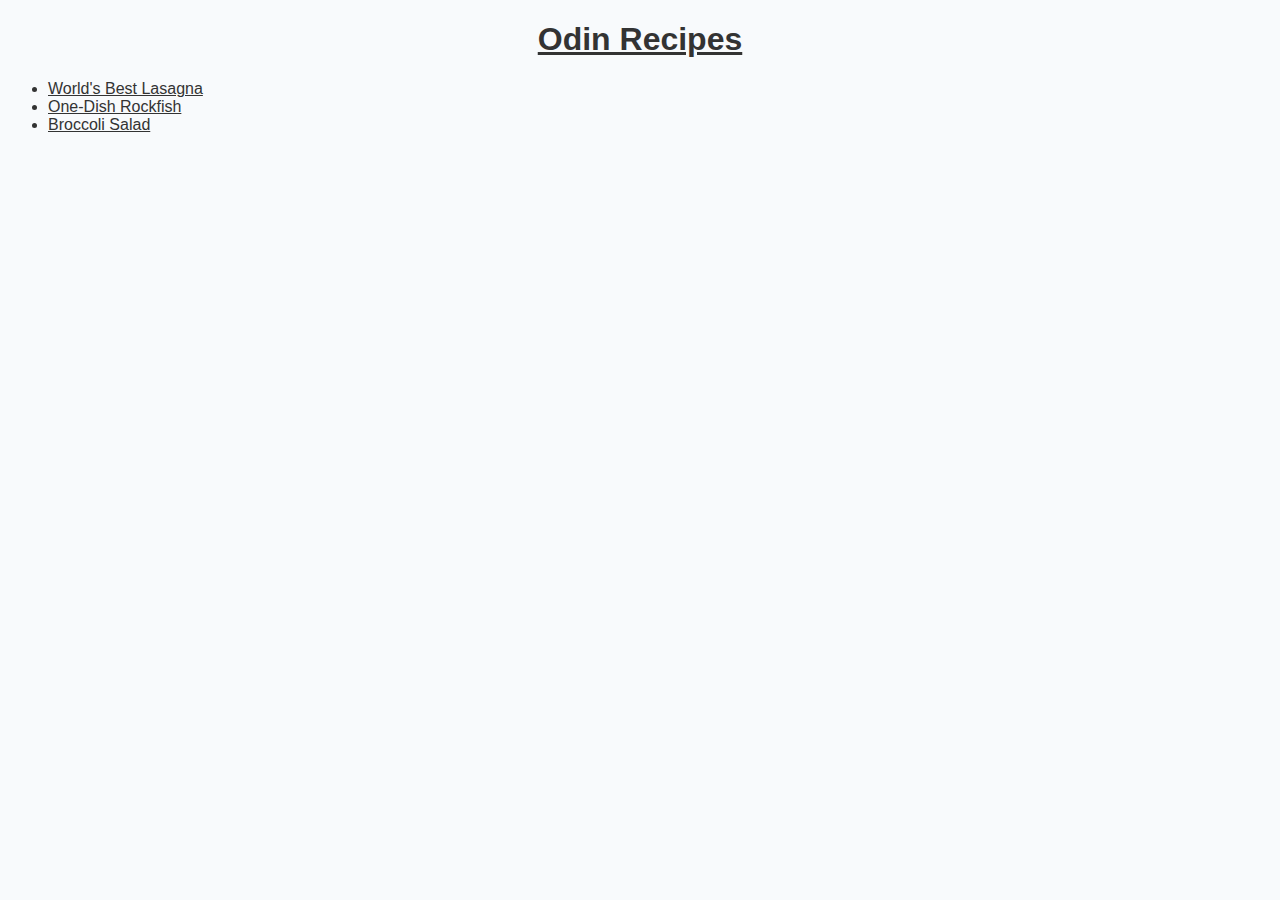
<file: index.html>
<!DOCTYPE html>
<html lang="en">
<head> 
    <link rel="stylesheet" href="styles.css" />
    <meta charset="UTF-8">
    <meta name="viewport" content="width=device-width, initial-scale=1.0">
    <title>Recipes</title>
</head>
<body>
    <h1>Odin Recipes</h1>
    <ul>
        <li>
            <a href="./recipes/lasagna.html" target="_blank" rel="noopener noreferrer">World's Best Lasagna</a>
        
        </li>
        <li>
            <a href="./recipes/rockfish.html" target="_blank" rel="noopener noreferrer">One-Dish Rockfish</a>
        </li>
        <li>
            <a href="./recipes/salad.html" target="_blank" rel="noopener noreferrer">Broccoli Salad</a>
        </li>
        </ul>
    </body>
</html>
</file>
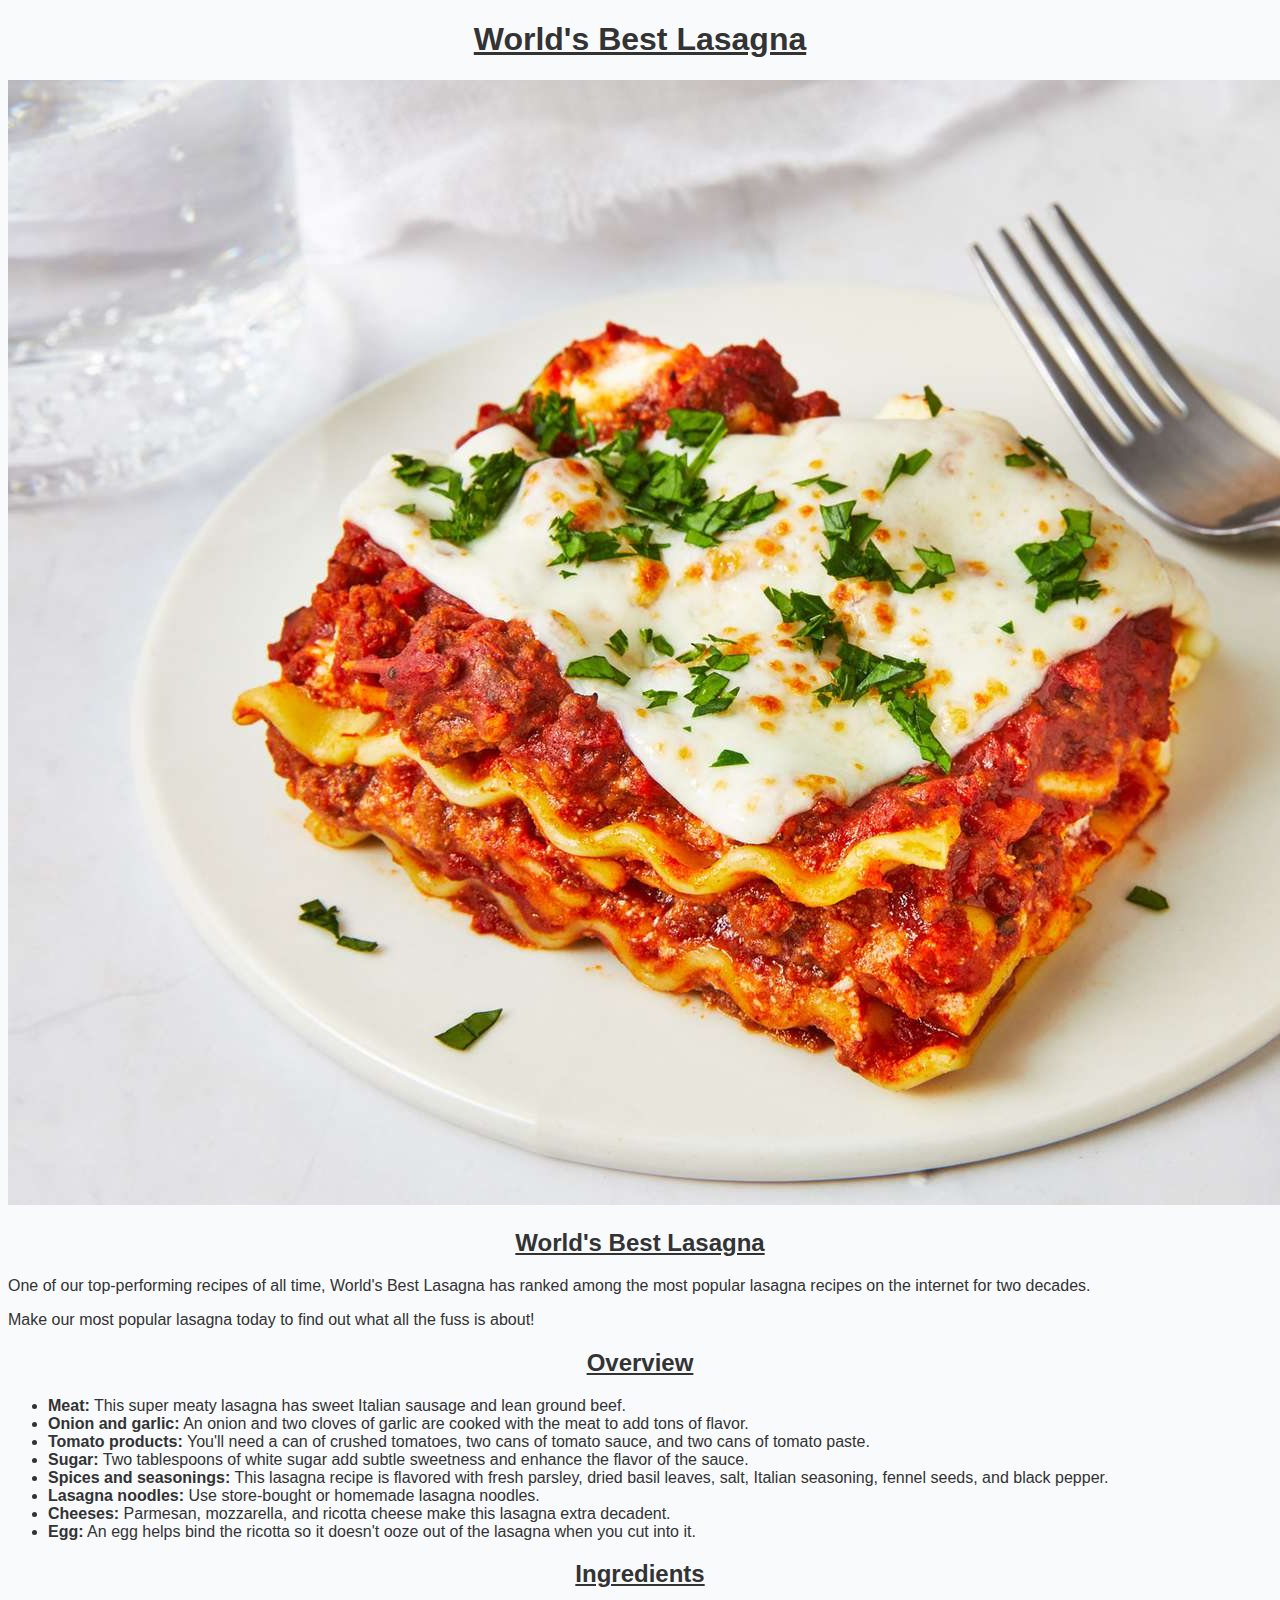
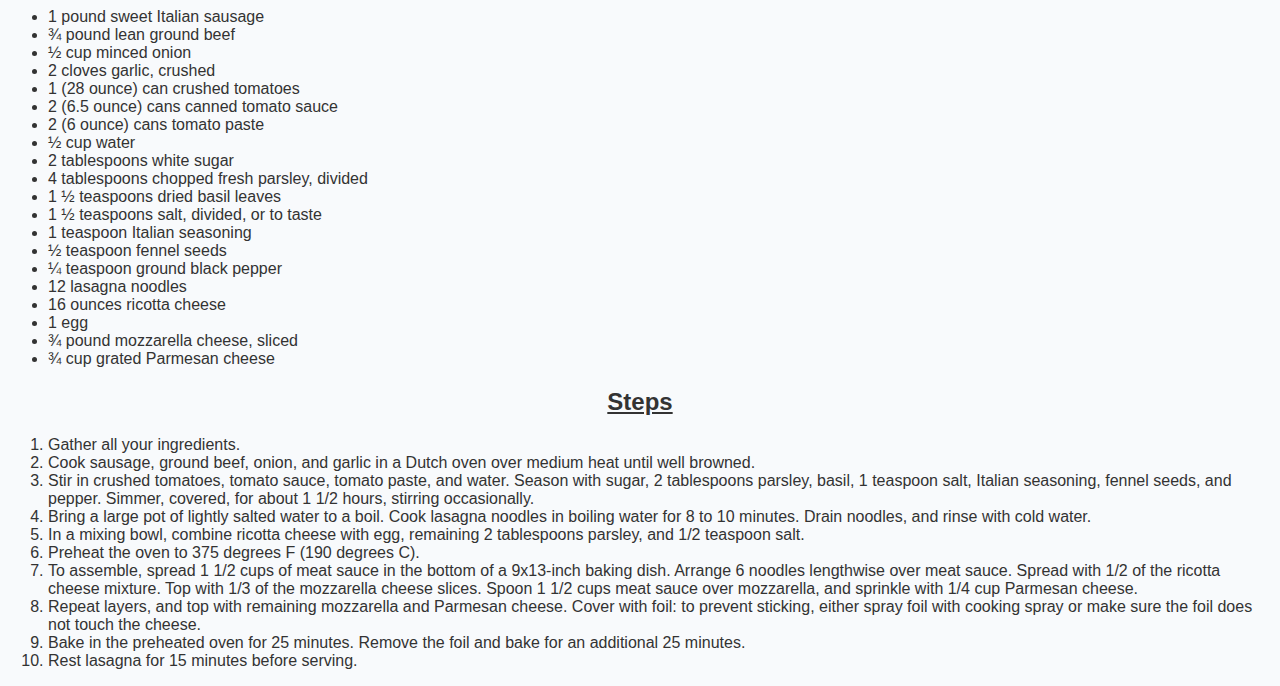
<file: recipes/lasagna.html>
<!DOCTYPE html>
<html lang="en">
<head>
    <link rel="stylesheet" href="../styles.css" />
    <meta charset="UTF-8">
    <meta name="viewport" content="width=device-width, initial-scale=1.0">
    <title>World's Best Lasagna</title>
</head>
<body>
    <h1>World's Best Lasagna</h1>
    <img src="../images/lasagna.jpg" alt="World's Best Lasagna">
    <h2>World's Best Lasagna</h2>
    <p>One of our top-performing recipes of all time, World's Best Lasagna has ranked among the most popular lasagna recipes on the internet for two decades.</p>
    <p>Make our most popular lasagna today to find out what all the fuss is about!</p>
    <h2>Overview</h2>
    <ul>
        <li><strong>Meat:</strong> This super meaty lasagna has sweet Italian sausage and lean ground beef.</li>
        <li><strong>Onion and garlic:</strong> An onion and two cloves of garlic are cooked with the meat to add tons of flavor.</li>
        <li><strong>Tomato products:</strong> You'll need a can of crushed tomatoes, two cans of tomato sauce, and two cans of tomato paste.</li>
        <li><strong>Sugar:</strong> Two tablespoons of white sugar add subtle sweetness and enhance the flavor of the sauce.</li>
        <li><strong>Spices and seasonings:</strong> This lasagna recipe is flavored with fresh parsley, dried basil leaves, salt, Italian seasoning, fennel seeds, and black pepper.</li>
        <li><strong>Lasagna noodles:</strong> Use store-bought or homemade lasagna noodles.</li>
        <li><strong>Cheeses:</strong> Parmesan, mozzarella, and ricotta cheese make this lasagna extra decadent.</li>
        <li><strong>Egg:</strong> An egg helps bind the ricotta so it doesn't ooze out of the lasagna when you cut into it.</li>
    </ul>
    <h2>Ingredients</h2>
    <ul>
        <li>1 pound sweet Italian sausage</li>
        <li>¾ pound lean ground beef</li>
        <li>½ cup minced onion</li>
        <li>2 cloves garlic, crushed</li>
        <li>1 (28 ounce) can crushed tomatoes</li>
        <li>2 (6.5 ounce) cans canned tomato sauce</li>
        <li>2 (6 ounce) cans tomato paste</li>
        <li>½ cup water</li>
        <li>2 tablespoons white sugar</li>
        <li>4 tablespoons chopped fresh parsley, divided</li>
        <li>1 ½ teaspoons dried basil leaves</li>
        <li>1 ½ teaspoons salt, divided, or to taste</li>
        <li>1 teaspoon Italian seasoning</li>
        <li>½ teaspoon fennel seeds</li>
        <li>¼ teaspoon ground black pepper</li>
        <li>12 lasagna noodles</li>
        <li>16 ounces ricotta cheese</li>
        <li>1 egg</li>
        <li>¾ pound mozzarella cheese, sliced</li>
        <li>¾ cup grated Parmesan cheese</li>
    </ul>
    <h2>Steps</h2>
    <ol>
        <li>Gather all your ingredients.</li>
        <li>Cook sausage, ground beef, onion, and garlic in a Dutch oven over medium heat until well browned.</li>
        <li>Stir in crushed tomatoes, tomato sauce, tomato paste, and water. Season with sugar, 2 tablespoons parsley, basil, 1 teaspoon salt, Italian seasoning, fennel seeds, and pepper. Simmer, covered, for about 1 1/2 hours, stirring occasionally.</li>
        <li>Bring a large pot of lightly salted water to a boil. Cook lasagna noodles in boiling water for 8 to 10 minutes. Drain noodles, and rinse with cold water.</li>
        <li>In a mixing bowl, combine ricotta cheese with egg, remaining 2 tablespoons parsley, and 1/2 teaspoon salt.</li>
        <li>Preheat the oven to 375 degrees F (190 degrees C).</li>
        <li>To assemble, spread 1 1/2 cups of meat sauce in the bottom of a 9x13-inch baking dish. Arrange 6 noodles lengthwise over meat sauce. Spread with 1/2 of the ricotta cheese mixture. Top with 1/3 of the mozzarella cheese slices. Spoon 1 1/2 cups meat sauce over mozzarella, and sprinkle with 1/4 cup Parmesan cheese.</li>
        <li>Repeat layers, and top with remaining mozzarella and Parmesan cheese. Cover with foil: to prevent sticking, either spray foil with cooking spray or make sure the foil does not touch the cheese.</li>
        <li>Bake in the preheated oven for 25 minutes. Remove the foil and bake for an additional 25 minutes.</li>
        <li>Rest lasagna for 15 minutes before serving.</li>
    </ol>
</body>
</html>
</file>
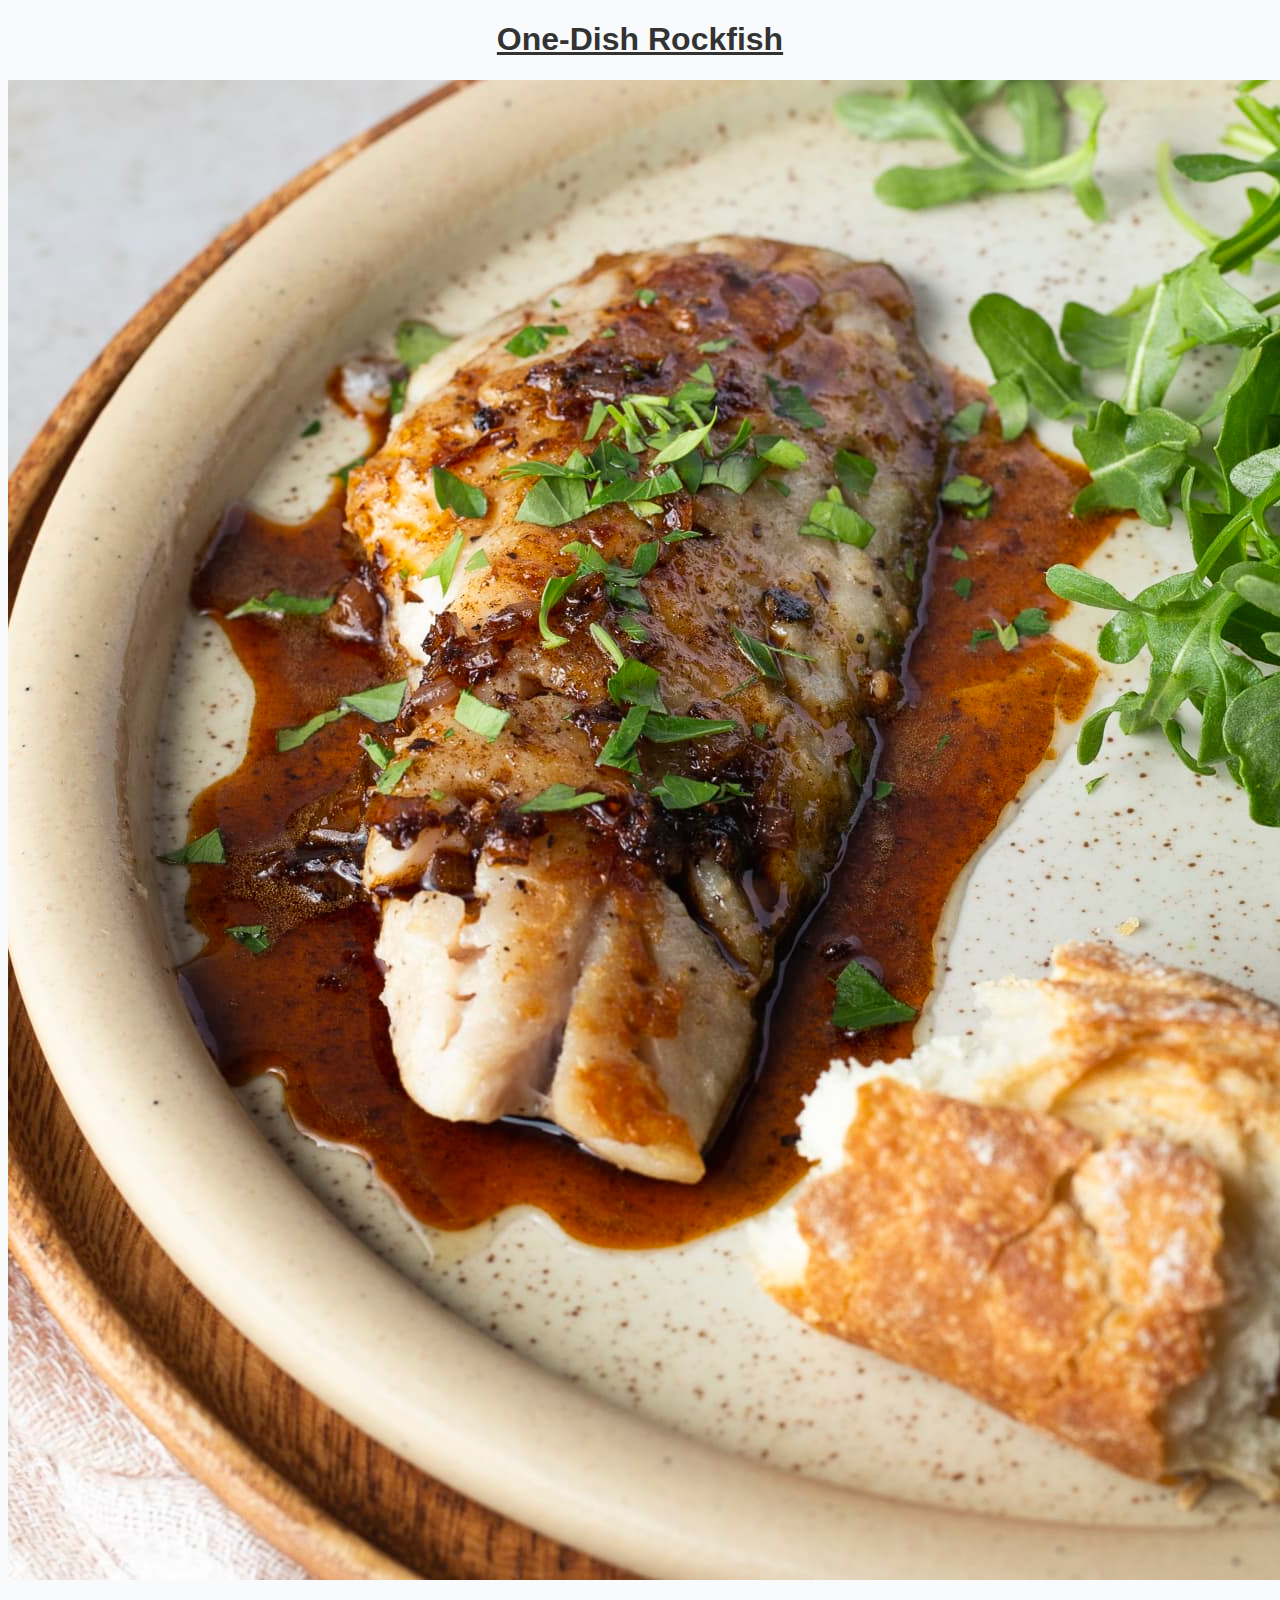
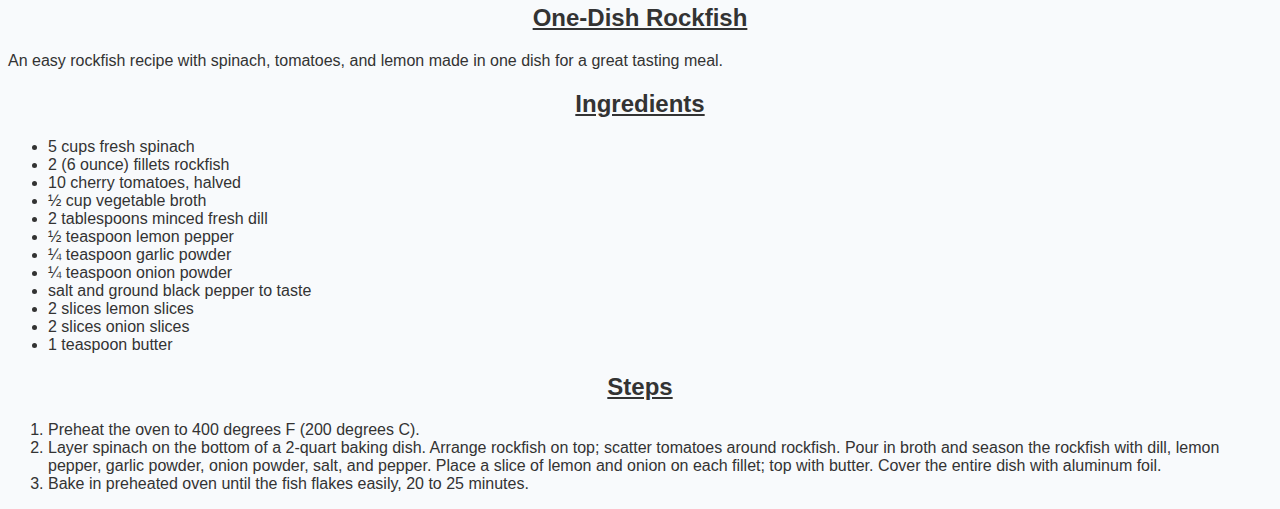
<file: recipes/rockfish.html>
<!DOCTYPE html>
<html lang="en">
<head>
    <link rel="stylesheet" href="../styles.css" />
    <meta charset="UTF-8">
    <meta name="viewport" content="width=device-width, initial-scale=1.0">
    <title>One-Dish Rockfish</title>
</head>
<body>
    <h1>One-Dish Rockfish</h1>
    <img src="../images/rockfish.jpeg" alt="One-Dish Rockfish">
    <h2>One-Dish Rockfish</h2>
    <p>An easy rockfish recipe with spinach, tomatoes, and lemon made in one dish for a great tasting meal.</p>
    <h2>Ingredients</h2>
    <ul>
        <li>5 cups fresh spinach</li>
        <li>2 (6 ounce) fillets rockfish</li>
        <li>10 cherry tomatoes, halved</li>
        <li>½ cup vegetable broth</li>
        <li>2 tablespoons minced fresh dill</li>
        <li>½ teaspoon lemon pepper</li>
        <li>¼ teaspoon garlic powder</li>
        <li>¼ teaspoon onion powder</li>
        <li>salt and ground black pepper to taste</li>
        <li>2 slices lemon slices</li>
        <li>2 slices onion slices</li>
        <li>1 teaspoon butter</li>
    </ul>
    <h2>Steps</h2>
    <ol>
        <li>Preheat the oven to 400 degrees F (200 degrees C).</li>
        <li>Layer spinach on the bottom of a 2-quart baking dish. Arrange rockfish on top; scatter tomatoes around rockfish. Pour in broth and season the rockfish with dill, lemon pepper, garlic powder, onion powder, salt, and pepper. Place a slice of lemon and onion on each fillet; top with butter. Cover the entire dish with aluminum foil.</li>
        <li>Bake in preheated oven until the fish flakes easily, 20 to 25 minutes.</li>
    </ol>
</body>
</html>
</file>
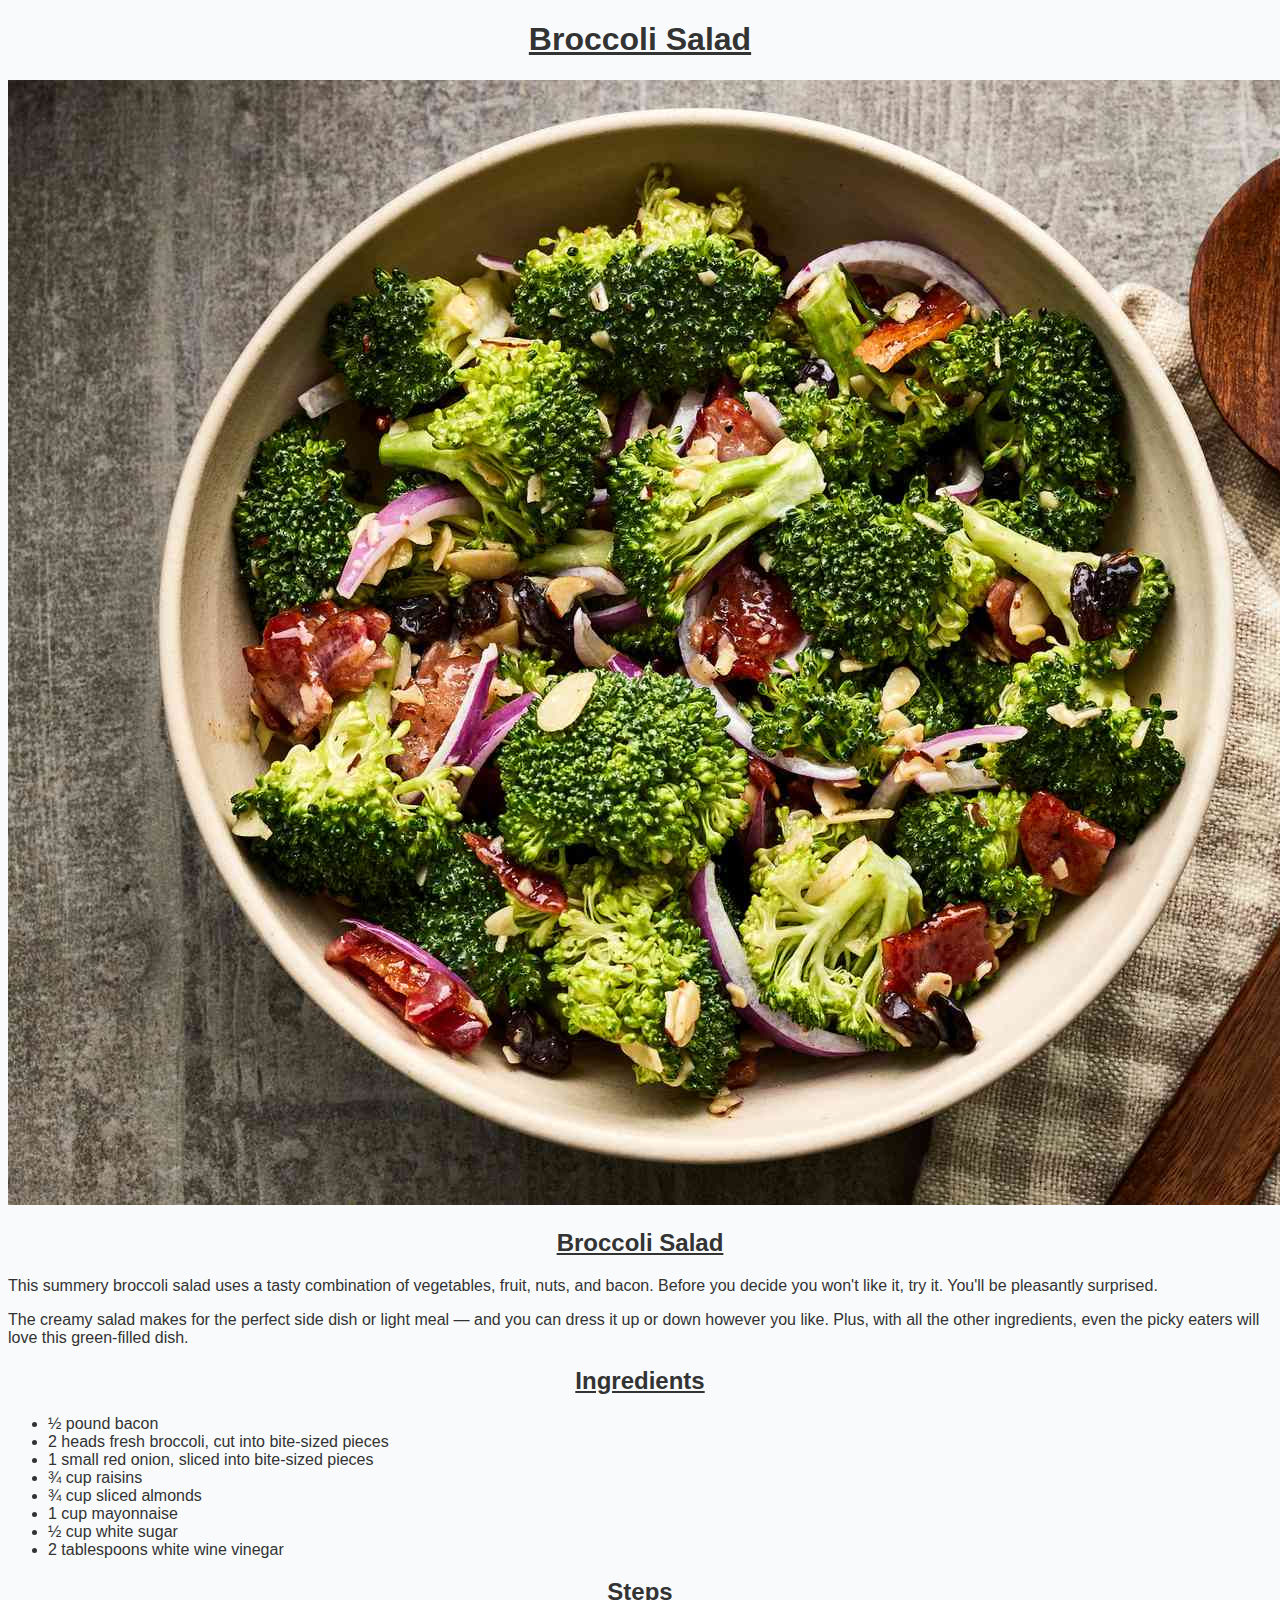
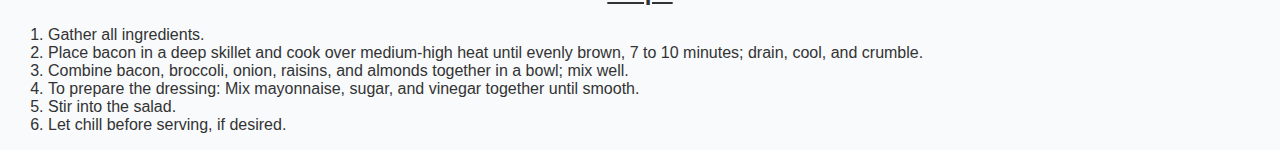
<file: recipes/salad.html>
<!DOCTYPE html>
<html lang="en">
<head>
    <link rel="stylesheet" href="../styles.css" />
    <meta charset="UTF-8">
    <meta name="viewport" content="width=device-width, initial-scale=1.0">
    <title>Broccoli Salad</title>
</head>
<body>
    <h1>Broccoli Salad</h1>
    <img src="../images/salad.jpg" alt="Broccoli Salad">
    <h2>Broccoli Salad</h2>
    <p>This summery broccoli salad uses a tasty combination of vegetables, fruit, nuts, and bacon. Before you decide you won't like it, try it. You'll be pleasantly surprised.</p>
    <p>The creamy salad makes for the perfect side dish or light meal — and you can dress it up or down however you like. Plus, with all the other ingredients, even the picky eaters will love this green-filled dish.</p>
    <h2>Ingredients</h2>
    <ul>
        <li>½ pound bacon</li>
        <li>2 heads fresh broccoli, cut into bite-sized pieces</li>
        <li>1 small red onion, sliced into bite-sized pieces</li>
        <li>¾ cup raisins</li>
        <li>¾ cup sliced almonds</li>
        <li>1 cup mayonnaise</li>
        <li>½ cup white sugar</li>
        <li>2 tablespoons white wine vinegar</li>
    </ul>
    <h2>Steps</h2>
    <ol>
        <li>Gather all ingredients.</li>
        <li>Place bacon in a deep skillet and cook over medium-high heat until evenly brown, 7 to 10 minutes; drain, cool, and crumble.</li>
        <li>Combine bacon, broccoli, onion, raisins, and almonds together in a bowl; mix well.</li>
        <li>To prepare the dressing: Mix mayonnaise, sugar, and vinegar together until smooth.</li>
        <li>Stir into the salad.</li>
        <li>Let chill before serving, if desired.</li>
    </ol>
</body>
</html>
</file>
<file: styles.css>
* {
    font-family: Verdana, Geneva, Tahoma, sans-serif;
    background-color: #f8fafc;
    color: #333333
}

h1,
h2,
h3,
h4,
h5,
h6 {
    text-align: center;
    text-decoration: underline;
}
</file>
